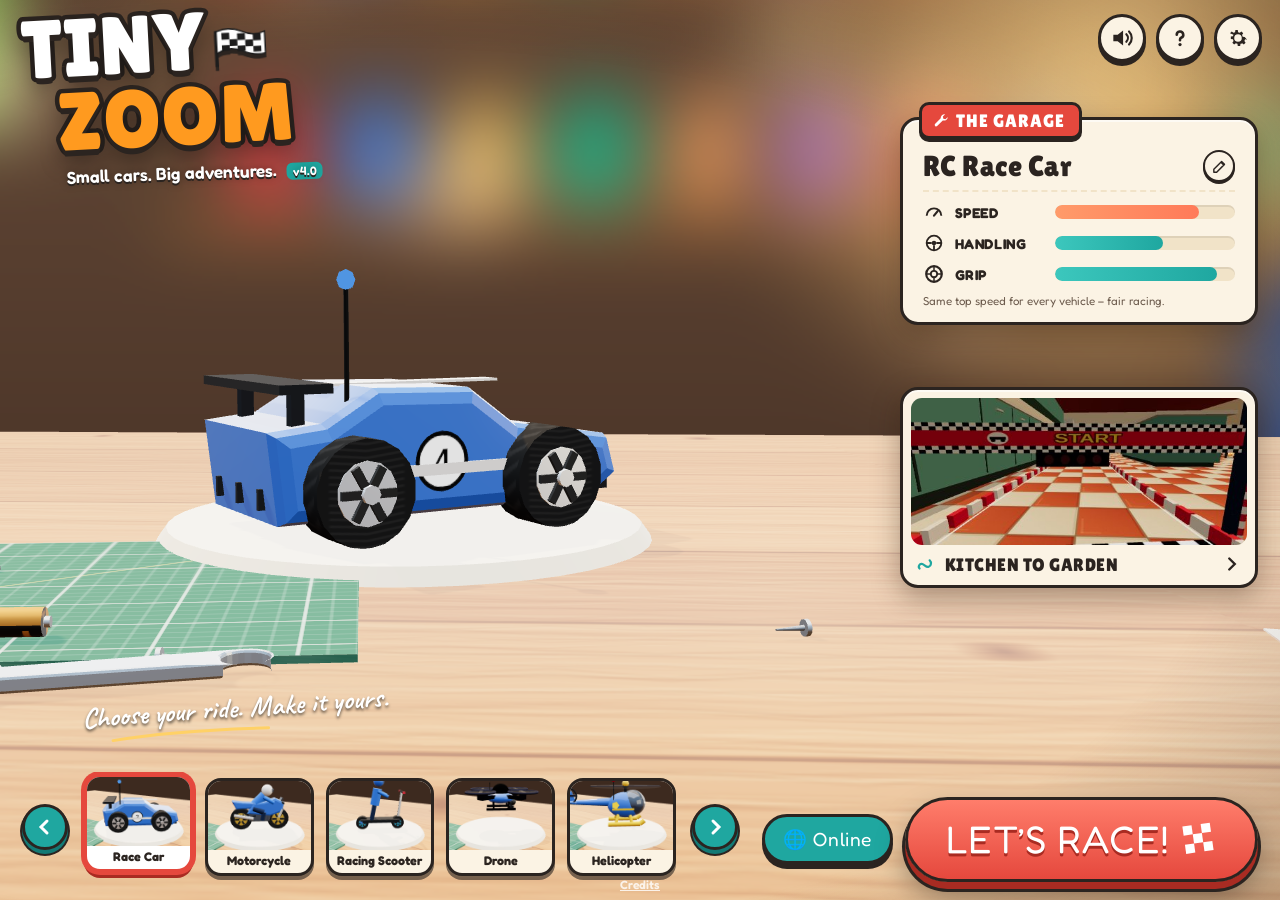
<file: index.html>
<!doctype html>
<html lang="en" dir="ltr">
<head>
<meta charset="utf-8">
<meta name="viewport" content="width=device-width, initial-scale=1, maximum-scale=1, user-scalable=no, viewport-fit=cover">
<meta name="theme-color" content="#1d3557">
<meta name="mobile-web-app-capable" content="yes">
<meta name="apple-mobile-web-app-capable" content="yes">
<meta name="apple-mobile-web-app-status-bar-style" content="black-translucent">
<title>Tiny Zoom v4.0 — Toy Racing</title>
<meta property="og:type" content="website">
<meta property="og:title" content="Tiny Zoom — Toy Racing">
<meta property="og:description" content="Race RC buggies, motorcycles and drones in a toy-sized world. Free in your browser, no login.">
<meta property="og:image" content="https://adikleineiny.github.io/tiny-zoom/icons/og.png">
<meta property="og:image:width" content="1200">
<meta property="og:image:height" content="630">
<meta property="og:url" content="https://adikleineiny.github.io/tiny-zoom/">
<meta name="twitter:card" content="summary_large_image">
<meta name="twitter:title" content="Tiny Zoom — Toy Racing">
<meta name="twitter:image" content="https://adikleineiny.github.io/tiny-zoom/icons/og.png">
<link rel="manifest" href="manifest.webmanifest">
<link rel="icon" href="icon-192.png">
<link rel="apple-touch-icon" href="icon-192.png">
<link rel="stylesheet" href="style.css">
</head>
<body>
<canvas id="c"></canvas>
<div id="speedlines"></div>
<div id="rescueFx"></div>
<div id="touchLayer" class="hidden"></div>

<div id="hud" class="hidden">
  <div id="hudPos" class="panel"><div><span id="posNum">4</span><small id="posTot">/4</small></div><div class="lbl">POSITION</div></div>
  <div id="hudCenter"><div id="hudName">RC Race Car</div><div id="lapTime" class="mono">0:00.00</div><div id="hudTimes"><span>Total <b id="totTime" class="mono">0:00.0</b></span><span>Best <b id="bestTime" class="mono">—</b></span></div></div>
  <div id="hudLap" class="panel"><div id="lapNum">Lap 1/3</div></div>
  <canvas id="minimap" width="150" height="132"></canvas>
  <div id="hudBat" class="panel"><svg class="gauge" viewBox="0 0 100 60" aria-hidden="true"><path d="M10 52 A40 40 0 0 1 90 52" class="gTrack" pathLength="100"/><path id="gaugeArc" d="M10 52 A40 40 0 0 1 90 52" class="gArc" pathLength="100"/></svg><div class="gRead"><span id="spd" class="mono">0</span><small>cm/s</small></div><span id="alt" class="mono"></span></div>
  <div id="toast"></div>
  <div id="warn"></div>
  <button id="btnPause" class="hbtn" aria-label="Pause">⏸</button>
  <button id="btnReset" class="hbtn" aria-label="Reset to track">↺</button>
  <button id="wslot" class="panel wbtn empty" aria-label="Weapon – tap to fire"><div id="wicon"><svg class="boltgear" viewBox="0 0 100 100" aria-hidden="true"><path d="M50 4l7 10 12-4 2 12 12 2-4 12 10 7-10 7 4 12-12 2-2 12-12-4-7 10-7-10-12 4-2-12-12-2 4-12-10-7 10-7-4-12 12-2 2-12 12 4z" fill="#151515"/><circle cx="50" cy="50" r="30" fill="#ff7b00"/><path d="M56 26L36 54h12l-6 22 22-30H52z" fill="#ffd23f" stroke="#151515" stroke-width="3" stroke-linejoin="round"/></svg></div><div id="wname">Grab a crate</div><div id="wtap">TAP TO FIRE</div></button>
  <button id="btnJump" class="abtn jump" aria-label="Jump"><b>⤒</b><span id="lblJump">JUMP</span></button>
  <div id="stickL" class="stick"><div class="lbl" id="lblL">Throttle</div><div class="gimbal"><div class="cross"></div><div class="knob"></div></div></div>
  <div id="stickR" class="stick"><div class="lbl" id="lblR">Steer</div><div class="gimbal"><div class="cross"></div><div class="knob"></div></div></div>
</div>

<div id="countdown"></div>

<div id="menu" class="overlay">
  <div class="title" id="titleUI">
    <div class="logo" aria-label="Tiny Zoom">
      <div class="logoWord"><span class="lw1">TINY</span><svg class="flag" viewBox="0 0 48 36" aria-hidden="true"><path d="M3 3 L3 35" stroke="#1d1d1d" stroke-width="3"/><path d="M4 4 Q16 0 26 5 T46 6 L46 24 Q36 26 26 21 T4 22Z" fill="#fff" stroke="#1d1d1d" stroke-width="2.5"/><g fill="#1d1d1d"><rect x="8" y="5" width="7" height="6"/><rect x="22" y="6" width="7" height="6"/><rect x="36" y="7" width="7" height="6"/><rect x="15" y="11" width="7" height="6"/><rect x="29" y="12" width="7" height="6"/><rect x="8" y="16" width="7" height="5"/><rect x="22" y="17" width="7" height="5"/><rect x="36" y="18" width="7" height="5"/></g></svg></div>
      <div class="logoWord lw2">ZOOM</div>
      <div class="tagline">Small cars. Big adventures. <span class="tag">v4.0</span></div>
    </div>
    <div class="topIcons">
      <button class="iconBtn" id="btnSound" aria-label="Sound on/off" title="Sound"><svg viewBox="0 0 24 24"><path d="M4 9h4l5-4v14l-5-4H4z" fill="currentColor"/><path class="waves" d="M16 8.5a5 5 0 0 1 0 7M18.5 6a8.5 8.5 0 0 1 0 12" stroke="currentColor" stroke-width="2" fill="none" stroke-linecap="round"/><path class="mute" d="M16 9l6 6M22 9l-6 6" stroke="currentColor" stroke-width="2" stroke-linecap="round"/></svg></button>
      <button class="iconBtn" id="btnHelp" aria-label="How to play" title="How to play"><svg viewBox="0 0 24 24"><path d="M9 9a3 3 0 1 1 4 2.8c-.8.4-1 1-1 1.7V14" stroke="currentColor" stroke-width="2.4" fill="none" stroke-linecap="round"/><circle cx="12" cy="18" r="1.5" fill="currentColor"/></svg></button>
      <button class="iconBtn" id="btnSettings" aria-label="Settings" title="Settings"><svg viewBox="0 0 24 24"><path d="M12 8.5a3.5 3.5 0 1 0 0 7 3.5 3.5 0 0 0 0-7zm8.4 5-1.9-.3a6.8 6.8 0 0 1-.6 1.5l1.1 1.6-1.6 1.6-1.6-1.1c-.5.3-1 .5-1.5.6l-.3 1.9h-2.2l-.3-1.9a6.8 6.8 0 0 1-1.5-.6l-1.6 1.1-1.6-1.6 1.1-1.6a6.8 6.8 0 0 1-.6-1.5l-1.9-.3v-2.2l1.9-.3c.1-.5.3-1 .6-1.5L4.6 7.7l1.6-1.6 1.6 1.1c.5-.3 1-.5 1.5-.6l.3-1.9h2.2l.3 1.9c.5.1 1 .3 1.5.6l1.6-1.1 1.6 1.6-1.1 1.6c.3.5.5 1 .6 1.5l1.9.3z" fill="currentColor"/></svg></button>
    </div>
    <section class="garageCard" aria-label="The garage">
      <div class="gTab"><svg viewBox="0 0 24 24" aria-hidden="true"><path d="M21 6.5a5 5 0 0 1-6.6 4.7l-7.6 7.6a2 2 0 0 1-2.8-2.8l7.6-7.6A5 5 0 0 1 17.5 3l-3 3 .6 2.9 2.9.6z" fill="currentColor"/></svg>THE GARAGE</div>
      <div class="gName"><h2 id="carName">RC Race Car</h2><button class="iconBtn sm" id="btnCarInfo" aria-label="About this vehicle"><svg viewBox="0 0 24 24"><path d="M4 20h4L19 9l-4-4L4 16zM14 6l4 4" stroke="currentColor" stroke-width="2" fill="none" stroke-linejoin="round"/></svg></button></div>
      <div class="gNote hidden" id="carNote"></div>
      <div class="gStat"><svg viewBox="0 0 24 24"><path d="M4 16a8 8 0 1 1 16 0" stroke="currentColor" stroke-width="2" fill="none"/><path d="M12 16l4-5" stroke="currentColor" stroke-width="2.4" stroke-linecap="round"/></svg><span>SPEED</span><i class="bar coral" id="stSpeed"><b></b></i></div>
      <div class="gStat"><svg viewBox="0 0 24 24"><circle cx="12" cy="12" r="8" stroke="currentColor" stroke-width="2" fill="none"/><circle cx="12" cy="12" r="2.5" fill="currentColor"/><path d="M4 12h5.5M14.5 12H20M12 14.5V20" stroke="currentColor" stroke-width="2"/></svg><span>HANDLING</span><i class="bar teal" id="stHandling"><b></b></i></div>
      <div class="gStat"><svg viewBox="0 0 24 24"><circle cx="12" cy="12" r="8.5" stroke="currentColor" stroke-width="2.4" fill="none"/><circle cx="12" cy="12" r="3.5" stroke="currentColor" stroke-width="2" fill="none"/><path d="M12 3.5v5M12 15.5v5M3.5 12h5M15.5 12h5" stroke="currentColor" stroke-width="1.6"/></svg><span>GRIP</span><i class="bar teal" id="stGrip"><b></b></i></div>
      <div class="gFoot" id="carFoot">Same top speed for every vehicle – fair racing.</div>
    </section>
    <button class="trackCard2" id="btnTrack" aria-label="Track: Kitchen to Garden">
      <img id="trackImg" alt="" width="320" height="140">
      <span class="tName"><svg viewBox="0 0 24 24" aria-hidden="true"><path d="M5 17c-2-2 0-6 3-5s4 4 7 3 3-5 1-7" stroke="currentColor" stroke-width="2.4" fill="none" stroke-linecap="round"/></svg>KITCHEN TO GARDEN<svg class="chev" viewBox="0 0 24 24"><path d="M9 6l6 6-6 6" stroke="currentColor" stroke-width="2.6" fill="none" stroke-linecap="round"/></svg></span>
    </button>
    <div class="picker">
      <button class="arrow" id="carPrev" aria-label="Previous vehicle"><svg viewBox="0 0 24 24"><path d="M14 6l-6 6 6 6" stroke="currentColor" stroke-width="3" fill="none" stroke-linecap="round"/></svg></button>
      <div class="vehicles" id="vehList"></div>
      <button class="arrow" id="carNext" aria-label="Next vehicle"><svg viewBox="0 0 24 24"><path d="M10 6l6 6-6 6" stroke="currentColor" stroke-width="3" fill="none" stroke-linecap="round"/></svg></button>
    </div>
    <div class="handNote">Choose your ride. Make it yours.<svg viewBox="0 0 160 10" aria-hidden="true"><path d="M2 7 Q60 1 158 5" stroke="#ffd166" stroke-width="3" fill="none" stroke-linecap="round"/></svg></div>
    <div class="ctaRow">
      <button id="btnOnline" class="pill alt">🌐 Online</button>
      <button id="btnStart" class="pill race">LET’S RACE!<svg viewBox="0 0 30 30" aria-hidden="true"><g fill="#fff"><rect x="2" y="2" width="8" height="8"/><rect x="18" y="2" width="8" height="8"/><rect x="10" y="10" width="8" height="8"/><rect x="2" y="18" width="8" height="8"/><rect x="18" y="18" width="8" height="8"/></g></svg></button>
    </div>
    <button id="btnCredits" class="creditsLink">Credits</button>
  </div>
  <div id="settings" class="hidden sheet" role="dialog" aria-label="Settings">
    <h3>Settings</h3>
    <label class="srow">🔊 Sound volume <input type="range" id="setVol" min="0" max="100" step="5"></label>
    <label class="srow">📳 Camera shake <input type="checkbox" id="setShake"></label>
    <label class="srow">💨 Speed zoom (FOV) <input type="checkbox" id="setFov"></label>
    <button class="big alt btnQuality" id="btnQuality">⚙️ Graphics</button>
    <button class="big alt btnControls" id="btnControls">🎮 Controls: One stick</button>
    <button class="big" id="btnSettingsClose">Done</button>
  </div>
  <div id="trackInfo" class="hidden sheet" role="dialog" aria-label="Track">
    <h3>🏁 From the Kitchen to the Garden</h3>
    <ol class="sections">
      <li><b>Kitchen &amp; Table</b> – fast tiles, then between chair legs under a low table</li>
      <li><b>Pet Door → Lawn</b> – squeeze through the flap, kicker ramp on the grass</li>
      <li><b>Sandbox Tunnel</b> – a drain pipe through the sand hill (no flying over!)</li>
      <li><b>Rolling Hills</b> – bumps that throw you into the air</li>
      <li><b>Toy Town</b> – street between houses, garage-roof shortcut, BIG JUMP over the puddle</li>
      <li><b>Gnome Garden</b> – through the doghouse and back inside</li>
    </ol>
    <p class="small">3 laps · 3 rivals · pass under every checkpoint gate.</p>
    <p class="small wtip">🎁 Crates give a random weapon: 💣 Sticky Bomb · 💨 Nitro Turbo · 🔥 Fire Trail · ⚡ Electrify · 🚀 Rocket · 🔴 Ball · 💥 Shockwave · 🌀 EMP Pulse · 👻 Ghost</p>
    <button class="big" id="btnTrackClose">Close</button>
  </div>
  <div id="credits" class="hidden">
    <h3>📜 Credits</h3>
    <p><b>Fonts</b> – Lilita One (Juan Montoreano), Fredoka (The Fredoka Project Authors), Caveat (The Caveat Project Authors) – all <b>SIL Open Font License 1.1</b>, subset. Title-screen props, logo, icons and synthesised sounds are original.</p>
    <p><b>Race car model</b> – “Toy Car” by Guido Odendahl (model) and Eric Chadwick (extensions), Khronos glTF Sample Assets. License: <b>CC0 1.0</b> (public domain). github.com/KhronosGroup/glTF-Sample-Assets/tree/main/Models/ToyCar · Modified: wheels split for animation, simplified, re-textured colours, compressed.</p>
    <p><b>Helicopter model</b> – “Ingenuity Mars Helicopter” 3D model, NASA/JPL-Caltech (science.nasa.gov/resource/mars-ingenuity-helicopter-3d-model). NASA content: <b>public domain</b> (not copyrighted in the U.S.); used without NASA insignia and without implying endorsement. Modified: rotors re-pivoted, colour tint, compressed.</p>
    <p><b>Motorcycle model</b> – “Motorcycle” by animanyarty, Sketchfab (https://sketchfab.com/3d-models/motorcycle-38404e2077ca4b209cd2f1db30541b94). License: <b>CC BY 4.0</b> (creativecommons.org/licenses/by/4.0/). Modified: re-oriented/scaled, wheels split for animation, simplified, textures WebP ≤1K, meshopt-compressed.</p>
    <p><b>Scooter model</b> – “Electric Scooter (Low-poly, game-ready)” by Delandi (delandi), Sketchfab (https://sketchfab.com/3d-models/electric-scooter-low-poly-game-ready-e22bffc784b04a93acc83599fa7a81c0). License: <b>CC BY 4.0</b> (creativecommons.org/licenses/by/4.0/). Modified: re-oriented/scaled, wheels split for animation, textures WebP ≤1K, meshopt-compressed.</p>
    <p><b>Drone model</b> – “Quadcopter drone” by Annelida, Sketchfab (https://sketchfab.com/3d-models/quadcopter-drone-ca8f0f70a1014e77a6777dc248e9bf5a). License: <b>CC BY 4.0</b> (creativecommons.org/licenses/by/4.0/). Modified: re-oriented/scaled, rotors re-pivoted, textures WebP ≤1K, meshopt-compressed.</p>
    <p>Track, house, textures, UI, sounds – original, generated in code for Tiny Zoom.</p>
    <p><b>Software</b> – three.js incl. GLTFLoader, post-processing and meshoptimizer decoder: MIT License, © three.js authors / © Arseny Kapoulkine. Online play: Trystero (MIT, © Dan Motzenbecker), nostr-tools (Unlicense), noble-hashes / noble-curves (MIT, © Paul Miller).</p>
    <button class="big" id="btnCreditsClose">Close</button>
  </div>
  <div id="help" class="hidden">
    <h3>Remote control – two sticks</h3>
    <p><b>🎮 Controls (tap “Controls” to switch):</b> <b>One stick</b> (default) – the left stick is fully analog: push it diagonally to steer and accelerate at the same time; the right stick does the same, so use whichever thumb you like (flyers hold their height automatically; JUMP = hop). <b>Point &amp; go</b> – push the left stick where you want to go and the vehicle turns that way. <b>Classic RC</b> – the original transmitter layout below.</p>
    <p><b>🏎️🏍️🛴 Ground (race car, motorcycle, scooter), Classic RC:</b> Left stick up = throttle, down = brake/reverse. Right stick left/right = steering. Hard steer at speed = drift. <b>JUMP</b> button hops over small obstacles and barriers.</p>
    <p><b>🚁 Drone / Helicopter, Classic RC:</b> Left stick up/down = altitude (center = hold). Right stick: left/right = yaw, up/down = forward/back. The helicopter tilts its rotor first, carries more momentum and hovers less steadily. JUMP = quick hop up.</p>
    <p><b>🎁 Weapons:</b> Drive through a glowing <b>?</b> box – the weapon slot (bottom left, next to the left stick) rolls a random weapon. <b>Tap the slot</b> to fire it (or press F). Hits make racers spin/tumble briefly. A sticky bomb can be passed on by bumping another racer!</p>
    <p><b>🛟 Flight assist:</b> Leave the left stick centred and the drone/helicopter holds a safe height by itself – it follows the hills and ducks under gates, tables and the tunnel. Not steering? The nose gently lines up with the track. Drone and helicopter fly through glowing orange/cyan <b>turbo rings</b> instead – the assist lines you up with them.</p>
    <p><b>🚀 Turbo pads:</b> 15 orange chevron pads along the track – before jumps, ramps and the tunnel, on the straights, and in every slow grass / mud / puddle stretch. Drive over one for a short, strong speed boost. Flyers: a floating <b>turbo ring</b> hangs above every pad – fly through it for the same boost. 💣 Bombs are lobbed <b>behind</b> you. 🌪️ Over grass, mud and puddles flyers meet swirling <b>wind gusts</b> that slow them just like the ground slows cars (pale-blue on the minimap). All vehicles have the same speed: win with RC parts crate prizes and turbo pads!</p>
    <p><b>🌐 Online:</b> tap <b>Online</b> → <b>Create room</b> and tell your friends the code, or type a friend's code and tap <b>Join</b>. Everyone picks a vehicle in the lobby; the host can add AI bots and taps <b>Start race</b>. No login or account. If a player drops out, an AI bot takes over their car (when bots are on) or the car is removed.</p>
    <p><b>⌨️ Keyboard:</b> W/S or ↑/↓ = throttle / forward-back · A/D or ←/→ = steer (combine, e.g. W+A, for diagonals) · Space = jump (ground) / up (flyers) · E up · Shift/Q down · F = fire · R = reset to track · Esc = pause</p>
    <p class="small"><b>Credits:</b> see 📜 Credits in the menu (race car: “Toy Car” CC0 · helicopter: NASA Ingenuity, public domain · motorcycle “Motorcycle” by animanyarty, scooter “Electric Scooter (Low-poly, game-ready)” by Delandi, drone “Quadcopter drone” by Annelida – all CC BY 4.0, Sketchfab · three.js MIT).</p>
    <button class="big" id="btnHelpClose">Got it</button>
  </div>
</div>


<div id="online" class="overlay hidden"><div class="dialog wide" id="onBox">
  <h2>🌐 Online race</h2>
  <div id="onHome">
    <p class="small">Race 2–6 friends with a room code. No login, no account.</p>
    <button class="big" id="btnCreate">Create room</button>
    <div class="joinRow"><input id="joinCode" maxlength="5" autocomplete="off" autocapitalize="characters" spellcheck="false" placeholder="CODE" aria-label="Room code"><button class="big alt" id="btnJoin">Join</button></div>
    <div id="onErr" class="small err"></div>
    <button class="big alt" id="btnOnBack">Back</button>
  </div>
  <div id="onJoining" class="hidden"><p>Looking for room <b id="joiningCode"></b>…</p><button class="big alt" id="btnJoinCancel">Cancel</button></div>
  <div id="onLobby" class="hidden">
    <div class="codeBox">Room code <b id="roomCode">-----</b> <span class="small">share it with your friends</span></div>
    <ul id="lobbyList"></ul>
    <div class="small">Your vehicle:</div>
    <div id="onVeh" class="onVeh"></div>
    <div id="hostOpts" class="small"><label>🤖 AI bots: <select id="botSel"><option value="off">Off – humans only</option><option value="4">Fill to 4 racers</option><option value="6">Fill to 6 racers</option></select></label></div>
    <div id="lobbyMsg" class="small"></div>
    <div class="row"><button class="big" id="btnOnStart">Start race</button><button class="big alt" id="btnLeave">Leave</button></div>
  </div>
</div></div>

<div id="pause" class="overlay hidden"><div class="dialog"><h2>Paused</h2>
  <button class="big" id="btnResume">Resume</button><button class="big alt" id="btnRestart">New race</button><button class="big alt btnQuality" id="btnQuality2">⚙️ Graphics</button><button class="big alt btnControls" id="btnControls2">🎮 Controls: One stick</button><button class="big alt" id="btnMenu">Menu</button></div></div>

<div id="finish" class="overlay hidden"><div class="dialog wide"><h2 id="finTitle">Finish!</h2>
  <table id="results"><thead><tr><th>Place</th><th>Driver</th><th>Vehicle</th><th>Total time</th><th>Best lap</th><th>Laps</th><th>Hits</th></tr></thead><tbody></tbody></table>
  <div id="balance" class="small"></div>
  <div class="row"><button class="big" id="btnAgain">Again!</button><button class="big alt" id="btnMenu2">Menu</button></div></div></div>

<div id="rotate"><div>📱↻</div><div>Rotate your phone to landscape</div></div>

<script>
// v4.0: never a blank screen – explain clearly when 3D (WebGL) can't start
(function(){
  function fail(why){ if (window.__tzBooted || document.getElementById('glErr')) return; var d=document.createElement('div'); d.id='glErr'; d.setAttribute('role','alert');
    d.innerHTML='<div><h2>Oops – the 3D garage won\u2019t start</h2><p>Tiny Zoom needs WebGL (3D graphics) and your browser couldn\u2019t turn it on.</p><p style="opacity:.8;font-size:14px">Try: enable hardware acceleration in your browser settings, update the browser, or open the game in Chrome, Safari or Firefox.</p><p style="opacity:.6;font-size:12px">'+String(why||'').replace(/[<>&]/g,'')+'</p><button onclick="location.reload()">Reload</button></div>';
    document.body.appendChild(d); }
  window.tzFail = fail;
  try { var c=document.createElement('canvas'); if(!(c.getContext('webgl2')||c.getContext('webgl'))) addEventListener('DOMContentLoaded',function(){fail('WebGL is not available.');}); } catch(e){}
  addEventListener('error',function(e){ if(!window.__tzBooted) setTimeout(function(){ if(!window.__tzBooted) fail(e.message||'Loading error'); },1500); });
  addEventListener('load',function(){ setTimeout(function(){ if(!window.__tzBooted) fail('The game took too long to start.'); },25000); });
})();
</script>
<script type="module" src="main.js"></script>
</body>
</html>
</file>
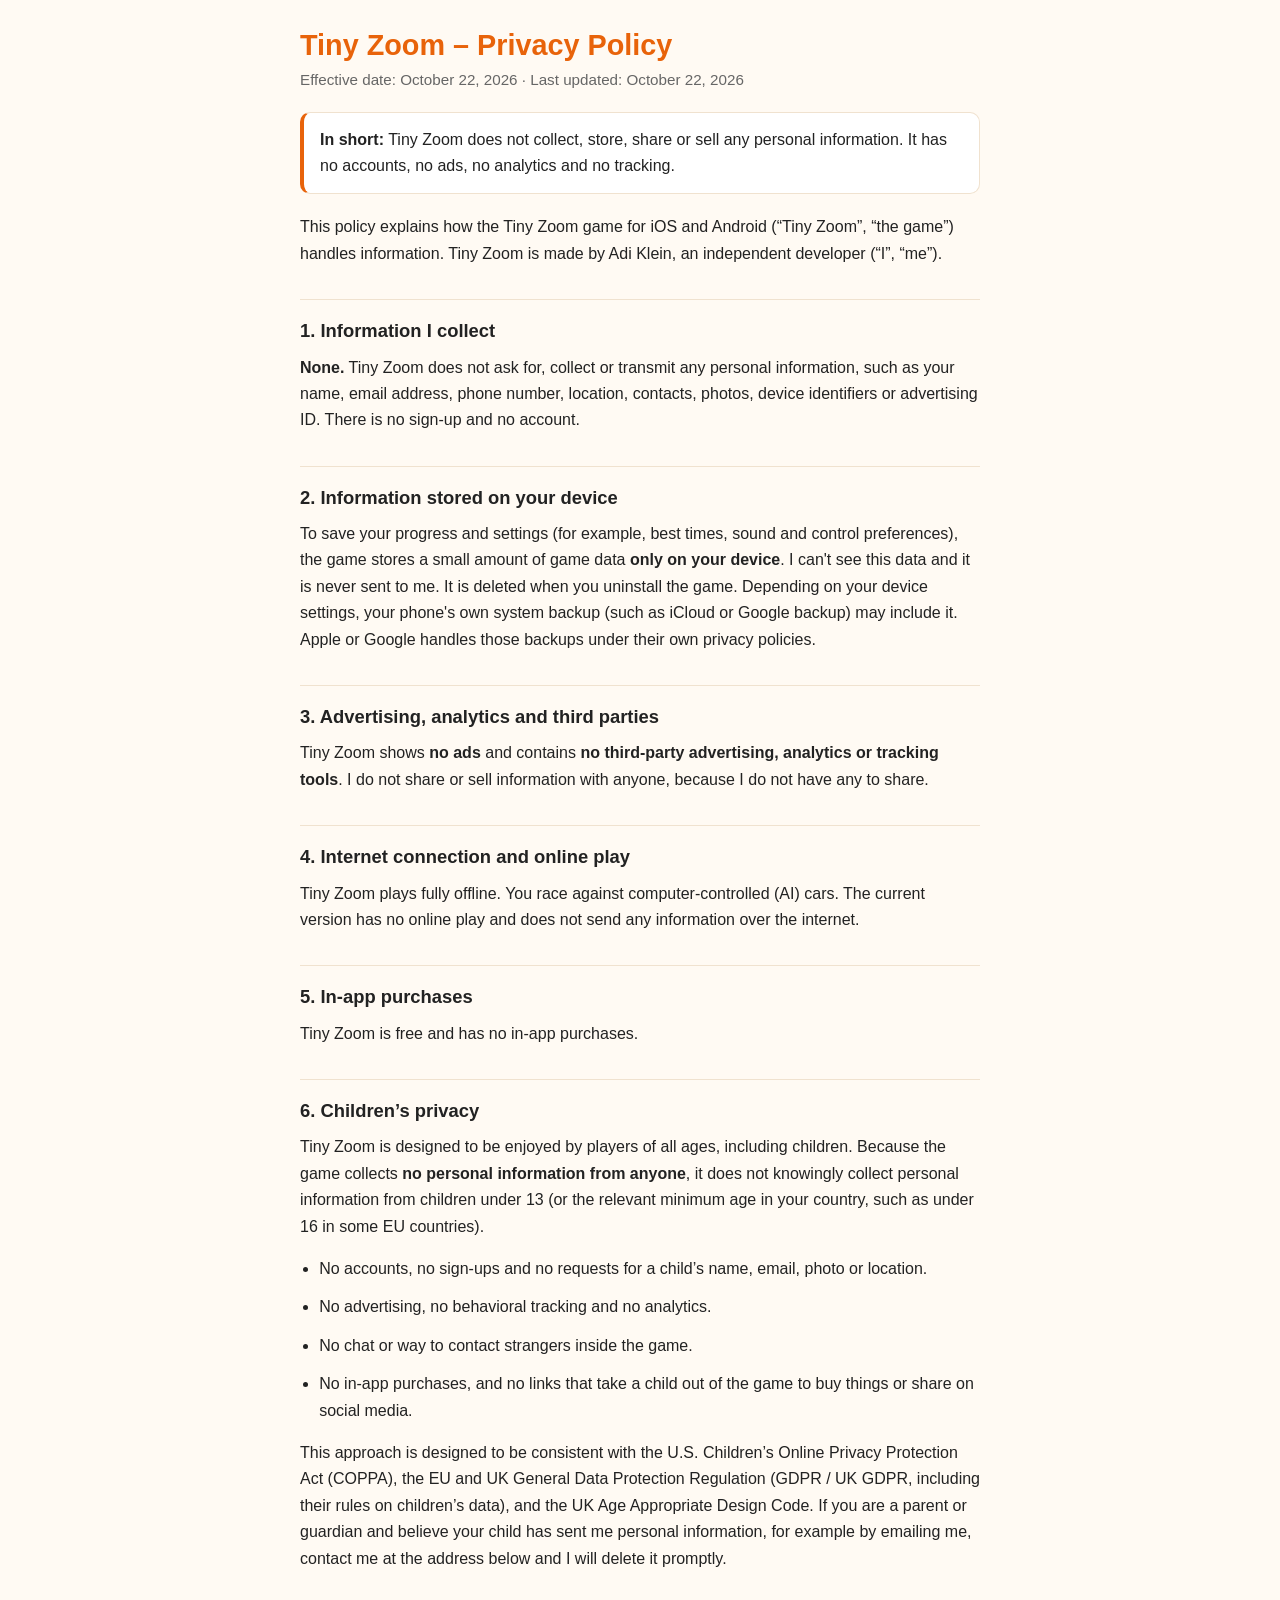
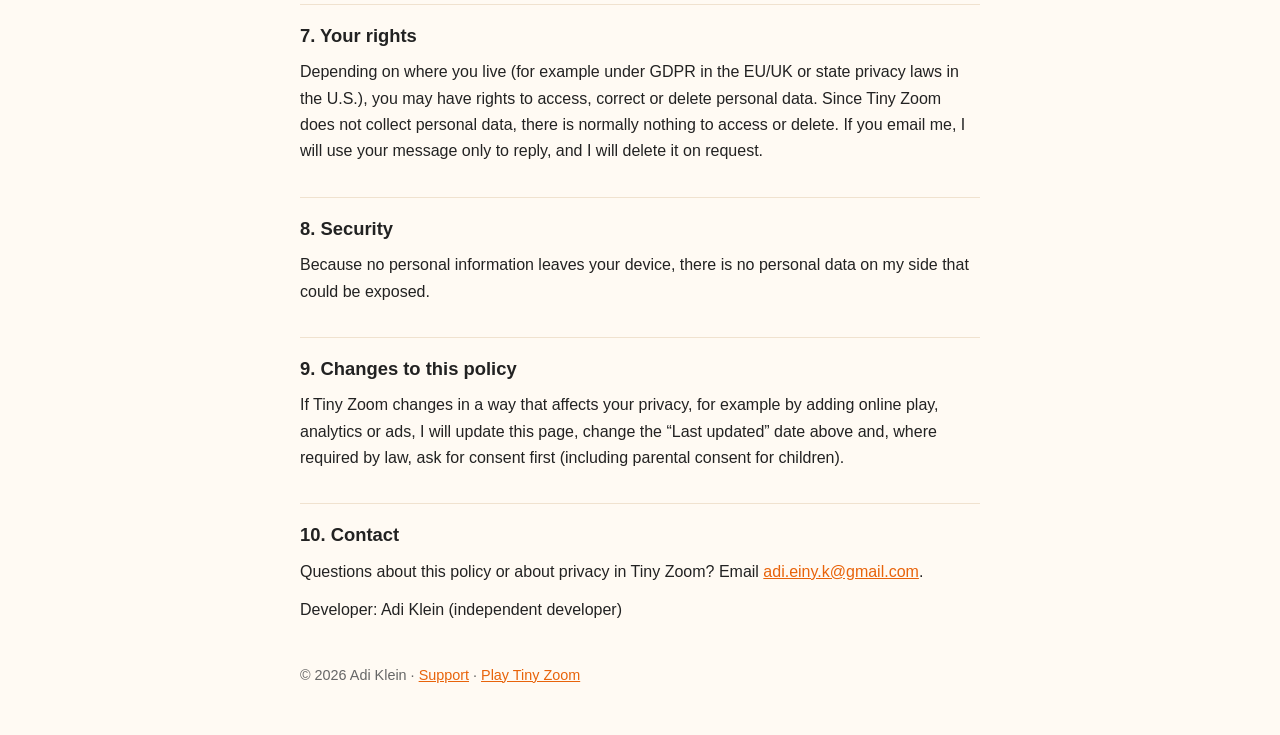
<file: privacy.html>
<!doctype html>
<!-- ================================================================
     PROVISIONAL – RE-CONFIRM BEFORE SUBMISSION (target Nov 17-20, 2026)
     This policy states that Tiny Zoom collects no data. That is
     provisional. The Unity multiplayer and netcode packages are
     installed in the project for a future friends mode. Before you
     publish this page or submit the app, check the FINAL release build:
     no multiplayer, netcode or Unity Gaming Services code runs and no
     network connections are made; Unity Analytics, Cloud Diagnostics
     and crash reporting are off; there is no ads SDK; and
     PrivacyInfo.xcprivacy declares no collected data. If anything
     differs, update sections 1, 3 and 4 below, plus App Store "App
     Privacy" and Google Play "Data safety", before going live.
     ================================================================ -->
<html lang="en">
<head>
<meta charset="utf-8">
<meta name="viewport" content="width=device-width, initial-scale=1">
<title>Tiny Zoom – Privacy Policy</title>
<meta name="description" content="Privacy Policy for Tiny Zoom, a family-friendly RC toy car racing game by Adi Klein. No personal data is collected.">
<style>
  :root{--accent:#e8630a;--ink:#222;--muted:#666;--bg:#fffaf3;--card:#fff;--line:#f0e2cf}
  *{box-sizing:border-box}
  body{margin:0;background:var(--bg);color:var(--ink);font:16px/1.65 -apple-system,BlinkMacSystemFont,"Segoe UI",Roboto,Helvetica,Arial,sans-serif;-webkit-text-size-adjust:100%}
  main{max-width:720px;margin:0 auto;padding:28px 20px 48px}
  h1{color:var(--accent);font-size:1.8rem;line-height:1.2;margin:0 0 4px}
  h2{font-size:1.15rem;margin:32px 0 8px;padding-top:16px;border-top:1px solid var(--line)}
  p,li{margin:0 0 12px}
  ul{padding-left:1.2em}
  a{color:var(--accent)}
  .meta{color:var(--muted);font-size:.95rem;margin-bottom:20px}
  .summary{background:var(--card);border:1px solid var(--line);border-left:4px solid var(--accent);border-radius:10px;padding:14px 16px;margin:20px 0}
  .summary p{margin:0}
  footer{margin-top:40px;color:var(--muted);font-size:.9rem}
</style>
</head>
<body>
<main>

<h1>Tiny Zoom – Privacy Policy</h1>
<p class="meta">Effective date: October 22, 2026 &middot; Last updated: October 22, 2026</p>

<div class="summary">
  <p><strong>In short:</strong> Tiny Zoom does not collect, store, share or sell any personal information. It has no accounts, no ads, no analytics and no tracking.</p>
</div>

<p>This policy explains how the Tiny Zoom game for iOS and Android (“Tiny Zoom”, “the game”) handles information. Tiny Zoom is made by Adi Klein, an independent developer (“I”, “me”).</p>

<h2>1. Information I collect</h2>
<p><strong>None.</strong> Tiny Zoom does not ask for, collect or transmit any personal information, such as your name, email address, phone number, location, contacts, photos, device identifiers or advertising ID. There is no sign-up and no account.</p>

<!-- ============================================================
     UPDATE HERE IF ANALYTICS / CRASH REPORTING IS ADDED
     e.g. Unity Analytics, Firebase, Crashlytics, Sentry.
     Name each provider, list exactly what it collects (device
     model, OS version, crash logs, gameplay events), why, how long
     it is kept, and link to the provider's privacy policy.
     Also update: the summary box above, section 3, the App Store
     "App Privacy" answers and the Google Play "Data safety" form.
     ============================================================ -->

<h2>2. Information stored on your device</h2>
<p>To save your progress and settings (for example, best times, sound and control preferences), the game stores a small amount of game data <strong>only on your device</strong>. I can't see this data and it is never sent to me. It is deleted when you uninstall the game. Depending on your device settings, your phone's own system backup (such as iCloud or Google backup) may include it. Apple or Google handles those backups under their own privacy policies.</p>

<h2>3. Advertising, analytics and third parties</h2>
<p>Tiny Zoom shows <strong>no ads</strong> and contains <strong>no third-party advertising, analytics or tracking tools</strong>. I do not share or sell information with anyone, because I do not have any to share.</p>

<!-- ============================================================
     UPDATE HERE IF ADS ARE ADDED
     Name the ad network(s) (e.g. AdMob, Unity Ads, AppLovin),
     what they collect (advertising ID, IP address, device info),
     whether ads are personalized, how to opt out, and how ads
     are restricted for children (no personalized ads for under-13
     users; certified/family-safe ad networks only). On iOS, add
     App Tracking Transparency wording if any tracking occurs.
     ============================================================ -->

<h2>4. Internet connection and online play</h2>
<p>Tiny Zoom plays fully offline. You race against computer-controlled (AI) cars. The current version has no online play and does not send any information over the internet.</p>

<!-- ============================================================
     UPDATE HERE IF ONLINE PLAY / RACES WITH FRIENDS ARE ADDED
     Describe: how players connect (room codes, peer-to-peer, a
     server, Game Center / Google Play Games), what is shared with
     other players or servers (e.g. IP address needed for the
     connection, display name, car choice, race results), whether
     there is chat (avoid free-text chat for an all-ages game),
     how long any data is kept, and any third-party services used.
     NOTE: the existing web version at adikleineiny.github.io/
     tiny-zoom/ already has an "Online" room mode (peer-to-peer
     via public relays). If this page is also meant to cover the
     web version, add a short paragraph about it here.
     ============================================================ -->

<h2>5. In-app purchases</h2>
<p>Tiny Zoom is free and has no in-app purchases.</p>

<!-- UPDATE HERE IF IN-APP PURCHASES ARE ADDED: payments are handled by Apple / Google;
     the developer never receives payment details. Add parental-gate wording for children. -->

<h2>6. Children’s privacy</h2>
<p>Tiny Zoom is designed to be enjoyed by players of all ages, including children. Because the game collects <strong>no personal information from anyone</strong>, it does not knowingly collect personal information from children under 13 (or the relevant minimum age in your country, such as under 16 in some EU countries).</p>
<ul>
  <li>No accounts, no sign-ups and no requests for a child’s name, email, photo or location.</li>
  <li>No advertising, no behavioral tracking and no analytics.</li>
  <li>No chat or way to contact strangers inside the game.</li>
  <li>No in-app purchases, and no links that take a child out of the game to buy things or share on social media.</li>
</ul>
<p>This approach is designed to be consistent with the U.S. Children’s Online Privacy Protection Act (COPPA), the EU and UK General Data Protection Regulation (GDPR / UK GDPR, including their rules on children’s data), and the UK Age Appropriate Design Code. If you are a parent or guardian and believe your child has sent me personal information, for example by emailing me, contact me at the address below and I will delete it promptly.</p>

<!-- UPDATE HERE IF ANY CHILD-RELATED DATA COLLECTION IS EVER ADDED:
     COPPA requires verifiable parental consent before collecting
     personal information from under-13s; GDPR-K requires parental
     consent below the national age of digital consent (13–16). -->

<h2>7. Your rights</h2>
<p>Depending on where you live (for example under GDPR in the EU/UK or state privacy laws in the U.S.), you may have rights to access, correct or delete personal data. Since Tiny Zoom does not collect personal data, there is normally nothing to access or delete. If you email me, I will use your message only to reply, and I will delete it on request.</p>

<h2>8. Security</h2>
<p>Because no personal information leaves your device, there is no personal data on my side that could be exposed.</p>

<h2>9. Changes to this policy</h2>
<p>If Tiny Zoom changes in a way that affects your privacy, for example by adding online play, analytics or ads, I will update this page, change the “Last updated” date above and, where required by law, ask for consent first (including parental consent for children).</p>

<h2>10. Contact</h2>
<p>Questions about this policy or about privacy in Tiny Zoom? Email <a href="mailto:adi.einy.k@gmail.com">adi.einy.k@gmail.com</a>.</p>
<p>Developer: Adi Klein (independent developer)</p>

<footer>&copy; 2026 Adi Klein &middot; <a href="support.html">Support</a> &middot; <a href="./">Play Tiny Zoom</a></footer>

</main>
</body>
</html>
</file>
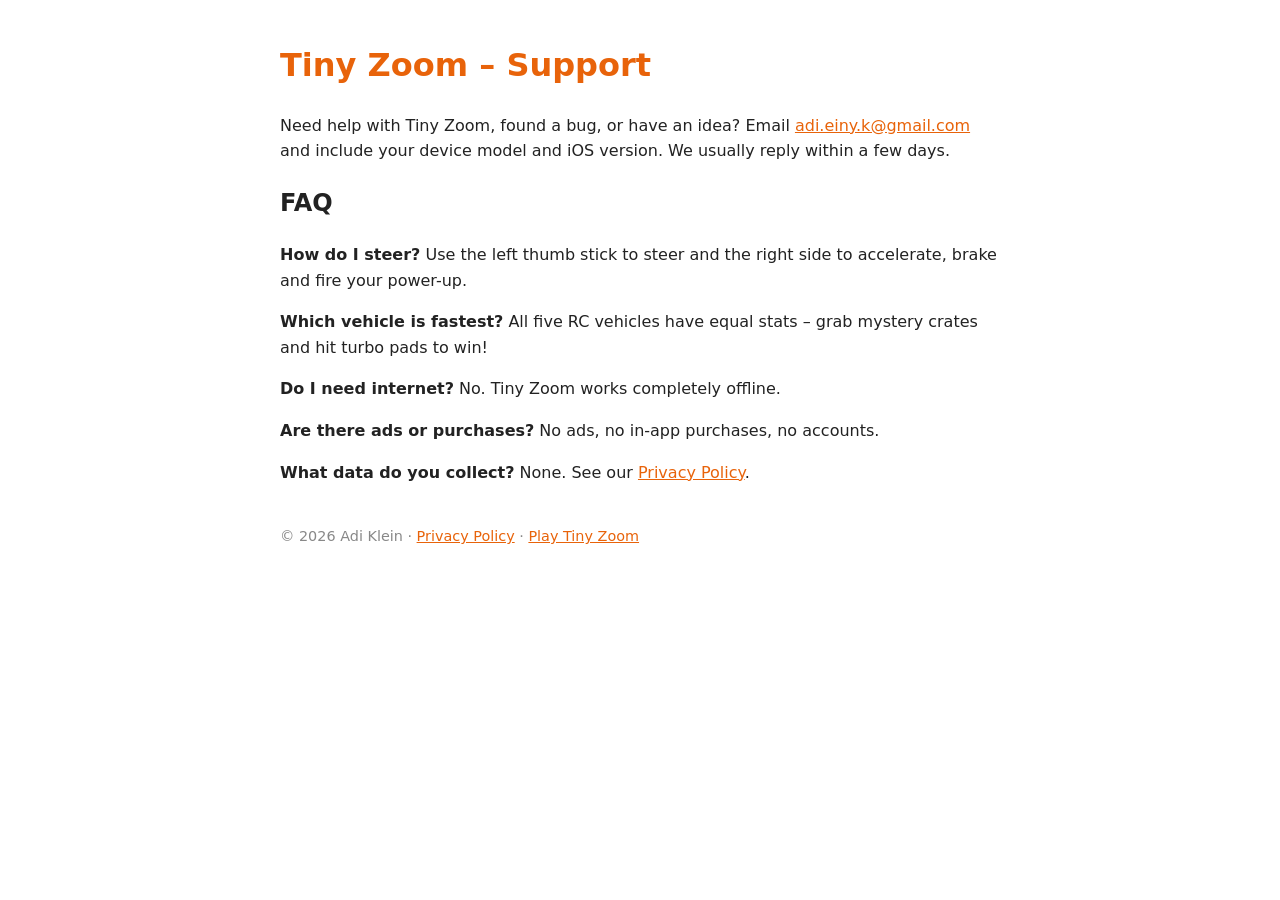
<file: support.html>
<!doctype html><html lang="en"><head><meta charset="utf-8"><meta name="viewport" content="width=device-width,initial-scale=1"><title>Tiny Zoom – Support</title><style>body{font-family:-apple-system,system-ui,sans-serif;max-width:720px;margin:40px auto;padding:0 20px;line-height:1.6;color:#222}h1{color:#e8630a}a{color:#e8630a}footer{margin-top:40px;color:#888;font-size:.9em}</style></head><body>
<h1>Tiny Zoom – Support</h1>
<p>Need help with Tiny Zoom, found a bug, or have an idea? Email <a href="mailto:adi.einy.k@gmail.com">adi.einy.k@gmail.com</a> and include your device model and iOS version. We usually reply within a few days.</p>
<h2>FAQ</h2>
<p><strong>How do I steer?</strong> Use the left thumb stick to steer and the right side to accelerate, brake and fire your power-up.</p>
<p><strong>Which vehicle is fastest?</strong> All five RC vehicles have equal stats – grab mystery crates and hit turbo pads to win!</p>
<p><strong>Do I need internet?</strong> No. Tiny Zoom works completely offline.</p>
<p><strong>Are there ads or purchases?</strong> No ads, no in-app purchases, no accounts.</p>
<p><strong>What data do you collect?</strong> None. See our <a href="privacy.html">Privacy Policy</a>.</p>
<footer>© 2026 Adi Klein · <a href="privacy.html">Privacy Policy</a> · <a href="./">Play Tiny Zoom</a></footer></body></html>
</file>
<file: style.css>
*{box-sizing:border-box;-webkit-tap-highlight-color:transparent}
html,body{margin:0;height:100%;overflow:hidden;background:#111;font-family:"Rubik","Segoe UI",Arial,sans-serif;color:#fff;touch-action:none;user-select:none;-webkit-user-select:none;overscroll-behavior:none;-webkit-touch-callout:none;-webkit-tap-highlight-color:transparent;-webkit-text-size-adjust:100%}
#c{position:fixed;inset:0;width:100vw;height:100vh;display:block}
.hidden{display:none!important}
#touchLayer{position:fixed;inset:0;z-index:5;touch-action:none}
#hud{position:fixed;inset:0;z-index:6;pointer-events:none}
.panel{position:absolute;background:rgba(20,30,50,.62);border:2px solid rgba(255,255,255,.25);border-radius:12px;padding:4px 10px;text-shadow:0 1px 2px #000}
.mono{font-variant-numeric:tabular-nums;direction:ltr;unicode-bidi:embed}
#hudPos{top:max(8px,env(safe-area-inset-top));left:max(10px,env(safe-area-inset-left));text-align:center;line-height:1}
#hudPos .lbl{font-size:11px;opacity:.8}
#posNum{font-size:34px;font-weight:800;color:#ffd23f}
#hudPos small{font-size:16px;opacity:.8}
#hudLap{top:max(8px,env(safe-area-inset-top));left:50%;transform:translateX(-50%);text-align:center}
#lapNum{font-size:13px;opacity:.9}#lapTime{font-size:22px;font-weight:700}
#hudTimes{top:max(8px,env(safe-area-inset-top));right:calc(max(10px,env(safe-area-inset-right)) + 160px);font-size:12px;line-height:1.5}
#hudTimes b{font-size:14px}
#minimap{position:absolute;top:max(8px,env(safe-area-inset-top));right:max(10px,env(safe-area-inset-right));width:150px;height:132px;background:rgba(20,30,50,.5);border-radius:12px;border:2px solid rgba(255,255,255,.25)}
#hudBat{top:calc(max(8px,env(safe-area-inset-top)) + 62px);left:max(10px,env(safe-area-inset-left));display:flex;align-items:center;gap:6px;font-size:13px;direction:ltr}
.batIcon{width:44px;height:16px;border:2px solid #fff;border-radius:3px;position:relative;padding:1px}
.batIcon:after{content:"";position:absolute;right:-6px;top:3px;width:4px;height:6px;background:#fff;border-radius:1px}
#batFill{height:100%;width:100%;background:#52d273;border-radius:1px;transition:width .2s}
#spd{font-weight:700;font-size:15px}
#toast{position:absolute;top:70px;left:50%;transform:translateX(-50%);background:rgba(255,210,63,.92);color:#222;font-weight:700;padding:6px 16px;border-radius:20px;opacity:0;transition:opacity .4s;white-space:nowrap;font-size:15px}
#toast.show{opacity:1}
#warn{position:absolute;top:108px;left:50%;transform:translateX(-50%);color:#ff4d6d;font-weight:800;font-size:18px;text-shadow:0 0 6px #000,0 2px 2px #000;white-space:nowrap}
#warn.ok{color:#4cc9f0}
.hbtn{pointer-events:auto;position:absolute;top:calc(max(8px,env(safe-area-inset-top)) + 142px);width:42px;height:42px;border-radius:50%;border:2px solid rgba(255,255,255,.4);background:rgba(20,30,50,.6);color:#fff;font-size:20px}
#btnPause{right:calc(max(10px,env(safe-area-inset-right)) + 0px)}
#btnReset{right:calc(max(10px,env(safe-area-inset-right)) + 50px)}
.stick{position:absolute;bottom:max(10px,env(safe-area-inset-bottom));width:150px;text-align:center;--kx:0px;--ky:0px}
#stickL{left:max(14px,env(safe-area-inset-left))}
#stickR{right:max(14px,env(safe-area-inset-right))}
.stick .lbl{font-size:12px;background:rgba(0,0,0,.45);display:inline-block;padding:2px 8px;border-radius:8px;margin-bottom:4px}
.gimbal{position:relative;width:118px;height:118px;margin:0 auto;border-radius:22px;background:linear-gradient(145deg,#3a3f47,#1f2328);border:3px solid #6c757d;box-shadow:inset 0 0 12px rgba(0,0,0,.7),0 3px 8px rgba(0,0,0,.5);opacity:.82}
.gimbal:before{content:"";position:absolute;inset:14px;border-radius:50%;border:2px solid rgba(255,255,255,.15);background:radial-gradient(circle,#2b2f35 40%,#15181c)}
.cross{position:absolute;inset:0}
.cross:before,.cross:after{content:"";position:absolute;background:rgba(255,255,255,.12);left:50%;top:18px;bottom:18px;width:2px;transform:translateX(-50%)}
.cross:after{top:50%;left:18px;right:18px;width:auto;height:2px;bottom:auto;transform:translateY(-50%)}
.knob{position:absolute;left:50%;top:50%;width:44px;height:44px;margin:-22px 0 0 -22px;border-radius:50%;background:radial-gradient(circle at 35% 30%,#e9ecef,#868e96 60%,#495057);border:3px solid #212529;box-shadow:0 4px 6px rgba(0,0,0,.6);transform:translate(var(--kx),var(--ky));transition:transform .05s}
.knob:after{content:"";position:absolute;inset:8px;border-radius:50%;background:repeating-conic-gradient(#adb5bd 0 10deg,#6c757d 10deg 20deg);opacity:.6}
#countdown{position:fixed;inset:0;display:flex;align-items:center;justify-content:center;z-index:8;pointer-events:none}
#countdown .cd{font:900 clamp(110px,34vh,190px)/1 'Arial Black',Impact,system-ui,sans-serif;letter-spacing:4px;color:#ff2d2d;-webkit-text-stroke:6px #ffe14d;paint-order:stroke fill;text-shadow:0 8px 0 #8a0f12,0 14px 24px rgba(0,0,0,.6);animation:cdpop .9s cubic-bezier(.2,1.6,.4,1) both;transform-origin:50% 60%}
#countdown .cd.go{color:#ff2d2d;font-size:clamp(130px,42vh,230px);animation:gopop .9s cubic-bezier(.2,1.8,.4,1) both}
#countdown .cd.n3,#countdown .cd.n2,#countdown .cd.n1{color:#fff;-webkit-text-stroke-color:#ff2d2d;text-shadow:0 8px 0 #8a0f12,0 14px 24px rgba(0,0,0,.6)}
@keyframes cdpop{0%{transform:scale(2.4);opacity:0}35%{transform:scale(.92);opacity:1}55%{transform:scale(1.05)}100%{transform:scale(1);opacity:.95}}
@keyframes gopop{0%{transform:scale(.2) rotate(-8deg);opacity:0}40%{transform:scale(1.15) rotate(2deg);opacity:1}70%{transform:scale(1)}100%{transform:scale(1.06);opacity:1}}
.overlay{position:fixed;inset:0;z-index:10;display:flex;align-items:center;justify-content:center;background:linear-gradient(180deg,rgba(13,27,42,.55),rgba(13,27,42,.82));overflow:auto}
.menuBox{width:min(96vw,860px);max-height:100vh;padding:8px 10px}
.menuHead{text-align:center;margin-bottom:6px}
h1{margin:0;font-size:34px;color:#ffd23f;text-shadow:0 3px 0 #e63946,0 6px 10px #000;letter-spacing:1px}
.tag{font-size:12px;background:#e63946;color:#fff;border-radius:6px;padding:1px 6px;vertical-align:middle}
.sub{font-size:13px;opacity:.9}
.menuBody{display:flex;gap:10px;align-items:stretch}
.trackCard,.pick{background:rgba(255,255,255,.1);border:2px solid rgba(255,255,255,.2);border-radius:16px;padding:8px 12px}
.trackCard{flex:1.1;font-size:12.5px}.pick{flex:1}
.cardTitle{font-size:15px;margin-bottom:4px}
.sections{margin:4px 0;padding-inline-start:18px}.sections li{margin:3px 0}
.small{font-size:11.5px;opacity:.85}
.vehicles{display:flex;gap:8px}
.vcard{flex:1;background:rgba(0,0,0,.35);color:#fff;border:3px solid transparent;border-radius:14px;padding:6px;font:inherit;text-align:left;cursor:pointer}
.vcard.sel{border-color:#ffd23f;background:rgba(255,210,63,.18)}
.vicon{font-size:26px;text-align:center}.vname{font-weight:800;text-align:center;font-size:14px;margin-bottom:3px}
.stat{display:flex;align-items:center;gap:4px;font-size:11px;margin:2px 0}.stat span{width:46px}
.stat i{flex:1;height:7px;border-radius:4px;background:linear-gradient(90deg,#ffd23f var(--v),rgba(255,255,255,.15) var(--v))}
.vnote{font-size:10.5px;opacity:.8;margin-top:3px;text-align:center}
button.big{display:block;width:100%;margin-top:8px;padding:10px;font:inherit;font-size:18px;font-weight:800;border:none;border-radius:14px;background:linear-gradient(#ff6b6b,#e63946);color:#fff;box-shadow:0 4px 0 #9d0208;cursor:pointer}
button.big:active{transform:translateY(3px);box-shadow:0 1px 0 #9d0208}
button.big.alt{background:linear-gradient(#4f6d8f,#1d3557);box-shadow:0 4px 0 #0d1b2a}
button.link{background:none;border:none;color:#bde0fe;text-decoration:underline;font:inherit;font-size:13px;margin-top:6px;cursor:pointer;display:block;margin-inline:auto}
#help,#credits{position:absolute;inset:6% 8%;background:#0d1b2a;border:2px solid #ffd23f;border-radius:16px;padding:10px 18px;font-size:13px;overflow:auto;z-index:2}
#help h3,#credits h3{margin:4px 0;color:#ffd23f}
.dialog{background:rgba(13,27,42,.95);border:2px solid #ffd23f;border-radius:18px;padding:12px 22px;min-width:280px;text-align:center;max-height:96vh;overflow:auto}
.dialog.wide{min-width:min(94vw,640px)}
.dialog h2{margin:2px 0 8px;color:#ffd23f}
.row{display:flex;gap:10px}.row button{flex:1}
#results{width:100%;border-collapse:collapse;font-size:13px}
#results th{font-size:11px;opacity:.75;font-weight:600;padding:2px 4px}
#results td{padding:4px;border-top:1px solid rgba(255,255,255,.15)}
#results tr.me td{color:#ffd23f;font-weight:800}
#balance{margin-top:6px}
#rotate{display:none;position:fixed;inset:0;z-index:50;background:#0d1b2a;color:#ffd23f;font-size:22px;font-weight:800;flex-direction:column;align-items:center;justify-content:center;gap:10px}
#rotate div:first-child{font-size:60px}
@media (orientation:portrait) and (pointer:coarse){#rotate{display:flex}}
@media (max-height:420px){h1{font-size:26px}.sub{font-size:11px}.trackCard{font-size:11.5px}button.big{padding:7px;font-size:16px}.vicon{font-size:20px}}

/* v2: weapon slot + action buttons */
/* v3.2: the weapon slot IS the fire button – bottom left, right of the left stick, thumb-sized */
#wslot{pointer-events:auto;top:auto;bottom:calc(max(10px,env(safe-area-inset-bottom)) + 108px);right:calc(max(14px,env(safe-area-inset-right)) + 158px);left:auto;width:96px;height:90px;box-sizing:border-box;
  text-align:center;padding:6px 6px 4px;border-radius:20px;border:3px solid rgba(255,255,255,.45);color:#fff;font:inherit;display:flex;flex-direction:column;align-items:center;justify-content:center;gap:1px;
  box-shadow:0 4px 0 rgba(0,0,0,.45),0 0 10px rgba(0,0,0,.4);transition:transform .08s,box-shadow .15s,background .15s;touch-action:none;cursor:pointer}
#wicon{font-size:38px;line-height:44px;height:44px;filter:drop-shadow(0 2px 2px #000);pointer-events:none}
#wname{font-size:11px;font-weight:700;white-space:nowrap;overflow:hidden;text-overflow:ellipsis;max-width:96px;pointer-events:none}
#wtap{font-size:10px;font-weight:900;letter-spacing:1px;opacity:0;height:12px;pointer-events:none}
#wslot.empty{opacity:.6}#wslot.empty #wicon{color:#bbb}
#wslot.rolling{border-color:#ffd23f;animation:wshake .12s infinite}
#wslot.ready{opacity:1;border-color:#7dff9a;background:radial-gradient(circle at 50% 35%,rgba(82,210,115,.55),rgba(20,60,40,.85));animation:wpulse 1s ease-in-out infinite}
#wslot.ready #wtap{opacity:1;color:#d9ffe2}
#wslot.down{transform:translateY(3px) scale(.93);box-shadow:0 1px 0 rgba(0,0,0,.45),0 0 6px #52d273;animation:none}
@keyframes wpulse{0%,100%{box-shadow:0 4px 0 rgba(0,0,0,.45),0 0 10px 2px rgba(82,210,115,.7);transform:scale(1)}50%{box-shadow:0 4px 0 rgba(0,0,0,.45),0 0 26px 9px rgba(125,255,154,.95);transform:scale(1.06)}}
@keyframes wshake{0%{transform:translateX(-1px)}50%{transform:translateX(1px)}}
.abtn{pointer-events:auto;position:absolute;bottom:calc(max(10px,env(safe-area-inset-bottom)) + 18px);width:76px;height:76px;border-radius:50%;border:3px solid rgba(255,255,255,.75);color:#fff;font:inherit;font-weight:900;display:flex;flex-direction:column;align-items:center;justify-content:center;box-shadow:0 4px 0 rgba(0,0,0,.45),0 0 12px rgba(0,0,0,.4);touch-action:none;padding:0;opacity:.9}
.abtn b{font-size:24px;line-height:26px}.abtn span{font-size:12px;letter-spacing:1px}
.abtn.jump{right:calc(max(14px,env(safe-area-inset-right)) + 168px);background:radial-gradient(circle at 40% 35%,#8ad8ff,#0077b6)}
.abtn.off{filter:grayscale(.85);opacity:.5}
.abtn.down{transform:translateY(3px) scale(.95);box-shadow:0 1px 0 rgba(0,0,0,.45)}
.vehicles{flex-wrap:wrap;gap:5px}
.vcard{flex:1 1 30%;min-width:0;padding:3px 5px;border-width:2px}
.vcard .vicon{font-size:20px}.vcard .vname{font-size:11.5px;margin-bottom:1px}
.vcard .stat{font-size:9.5px;margin:1px 0}.vcard .stat span{width:44px}
.vcard .vnote{font-size:9px;line-height:1.15}
.wtip{margin-top:4px;color:#ffe9a8}
@media (max-height:420px){.vcard .vnote{display:none}.vcard .vicon{font-size:17px}}
#speedlines{position:fixed;inset:-5%;pointer-events:none;z-index:4;opacity:0;transition:opacity .25s;background:repeating-conic-gradient(from 0deg at 50% 55%,rgba(255,255,255,0) 0deg 5deg,rgba(255,255,255,.55) 5deg 5.5deg,rgba(255,255,255,0) 5.5deg 11deg,rgba(160,230,255,.45) 11deg 11.4deg);-webkit-mask:radial-gradient(circle at 50% 55%,transparent 30%,#000 75%);mask:radial-gradient(circle at 50% 55%,transparent 30%,#000 75%)}
#speedlines.on{opacity:.85;animation:slz .12s linear infinite}
@keyframes slz{0%{transform:scale(1) rotate(0deg)}50%{transform:scale(1.05) rotate(1.5deg)}100%{transform:scale(1) rotate(0deg)}}

/* v3.1: iOS touch hardening + rescue fade */
#touchLayer,#hud,#hud *,.abtn,.hbtn,#wslot,canvas{-webkit-touch-callout:none;-webkit-user-select:none;user-select:none;-webkit-tap-highlight-color:transparent;touch-action:none}
.hbtn{touch-action:manipulation}
#rescueFx{position:fixed;inset:0;z-index:7;pointer-events:none;background:radial-gradient(circle at 50% 55%,rgba(255,255,255,0) 20%,rgba(255,255,255,.85) 75%);opacity:0;transition:opacity .25s}
#rescueFx.on{opacity:1}
.vcard .vflav{font-size:9.5px;opacity:.85;margin-top:2px}
/* v3.3: weapon slot sits directly above JUMP (same column, 14px gap); bolt-gear crate icon */
#wicon .boltgear{width:44px;height:44px;display:block;margin:2px auto}
#wname{max-width:88px}

/* v3.5 speedometer: arc gauge + digital readout */
#hudBat{min-width:92px;padding:2px 8px 4px;text-align:center;flex-direction:column;gap:0}
#hudBat .gauge{display:block;width:84px;height:48px;margin:0 auto -18px}
#hudBat .gTrack{fill:none;stroke:rgba(255,255,255,.18);stroke-width:8;stroke-linecap:round}
#hudBat .gArc{fill:none;stroke:#ffd23f;stroke-width:8;stroke-linecap:round;stroke-dasharray:100;stroke-dashoffset:100;transition:stroke-dashoffset .12s linear,stroke .2s}
#hudBat.turbo .gArc{stroke:#4cc9f0;filter:drop-shadow(0 0 4px #4cc9f0)}
#hudBat .gRead{position:relative;line-height:1}
#hudBat #spd{font-size:20px;font-weight:800}
#hudBat small{display:block;font-size:9px;opacity:.75}

/* v3.9 online lobby */
#online{z-index:12}
#online .dialog{max-width:min(94vw,560px)}
.joinRow{display:flex;gap:8px;align-items:stretch;margin-top:8px}
.joinRow input{flex:1;min-width:0;font:inherit;font-size:24px;font-weight:900;letter-spacing:6px;text-align:center;text-transform:uppercase;border-radius:12px;border:2px solid #ffd23f;background:#0d1b2a;color:#fff;padding:6px;margin-top:8px}
.joinRow button.big{width:auto;flex:0 0 38%}
.err{color:#ff8c8c;min-height:1em;margin-top:4px}
.codeBox{font-size:15px;margin:2px 0 6px}.codeBox b{font-size:32px;letter-spacing:6px;color:#ffd23f;margin:0 6px;font-family:ui-monospace,monospace}
#lobbyList{list-style:none;padding:0;margin:4px 0 8px;text-align:left}
#lobbyList li{display:flex;align-items:center;gap:8px;padding:4px 8px;margin:3px 0;background:rgba(255,255,255,.08);border-radius:10px;font-size:14px}
#lobbyList .dot{width:14px;height:14px;border-radius:50%;flex:0 0 14px;border:2px solid #fff}
#lobbyList .nm{font-weight:800;flex:1}#lobbyList .lk{font-size:11px;opacity:.75}
#lobbyList li.me{outline:2px solid #ffd23f}#lobbyList li.bot{opacity:.7}
.onVeh{display:flex;gap:6px;justify-content:center;margin:4px 0}
.onVeh button{font:inherit;font-size:24px;background:rgba(0,0,0,.35);border:2px solid transparent;border-radius:10px;color:#fff;padding:2px 8px;cursor:pointer}
.onVeh button.sel{border-color:#ffd23f;background:rgba(255,210,63,.2)}
#hostOpts select{font:inherit;border-radius:8px;padding:2px 4px}
#btnOnStart:disabled{opacity:.45;filter:grayscale(.6)}

/* ================= v4.0 "Toy Garage" title + HUD ================= */
@font-face{font-family:"Lilita One";src:url(fonts/LilitaOne-Regular.woff) format("woff");font-display:swap}
@font-face{font-family:"Fredoka";src:url(fonts/Fredoka.woff) format("woff");font-weight:300 700;font-display:swap}
@font-face{font-family:"Caveat";src:url(fonts/Caveat.woff) format("woff");font-display:swap}
:root{--tz-cream:#fbf3e4;--tz-cream-2:#f1e3c8;--tz-ink:#2b2420;--tz-ink-soft:#6b5a4c;--tz-red:#e5483d;--tz-red-d:#a92b22;--tz-coral:#ff7a59;--tz-teal:#1fa7a0;--tz-teal-d:#137a75;--tz-sun:#ffd166;--tz-orange:#ff9a1f;
  --tz-r:18px;--tz-shadow:0 10px 28px rgba(43,24,10,.35),0 2px 0 rgba(255,255,255,.6) inset;--tz-display:"Lilita One","Arial Black",system-ui,sans-serif;--tz-body:"Fredoka","Rubik","Segoe UI",Arial,sans-serif;--tz-hand:"Caveat","Comic Sans MS",cursive;
  --tz-ease:cubic-bezier(.2,.9,.25,1.15)}
#menu.overlay{background:radial-gradient(120% 90% at 30% 55%,rgba(0,0,0,0) 55%,rgba(30,14,4,.45));display:block;overflow:hidden;font-family:var(--tz-body)}
.title{position:absolute;inset:0;padding:max(14px,env(safe-area-inset-top)) max(18px,env(safe-area-inset-right)) max(14px,env(safe-area-inset-bottom)) max(18px,env(safe-area-inset-left))}
.title button{font-family:inherit;cursor:pointer}
.logo{position:absolute;top:max(14px,env(safe-area-inset-top));left:max(20px,env(safe-area-inset-left));transform:rotate(-3deg);transform-origin:left top;line-height:.86}
.logoWord{display:flex;align-items:flex-end;gap:8px;font:clamp(40px,6.4vw,84px)/.9 var(--tz-display);letter-spacing:1px;color:#fff;-webkit-text-stroke:clamp(5px,.7vw,9px) var(--tz-ink);paint-order:stroke fill;text-shadow:0 6px 0 var(--tz-ink),0 12px 22px rgba(0,0,0,.35)}
.logoWord.lw2{color:var(--tz-orange);margin-left:clamp(18px,2.4vw,34px)}
.logo .flag{width:clamp(34px,4.2vw,56px);margin-bottom:.12em;filter:drop-shadow(0 4px 0 var(--tz-ink));transform-origin:3px 100%;animation:flagWave 2.6s ease-in-out infinite}
@keyframes flagWave{50%{transform:rotate(-6deg) skewY(-3deg)}}
.tagline{margin:10px 0 0 clamp(26px,3vw,44px);font:600 clamp(13px,1.35vw,19px) var(--tz-body);color:#fff;text-shadow:0 2px 0 var(--tz-ink),0 0 8px rgba(0,0,0,.4);transform:rotate(1deg)}
.tagline .tag{font-family:var(--tz-body);background:var(--tz-teal);margin-left:6px}
.topIcons{position:absolute;top:max(14px,env(safe-area-inset-top));right:max(18px,env(safe-area-inset-right));display:flex;gap:10px}
.iconBtn{width:48px;height:48px;border-radius:50%;border:3px solid var(--tz-ink);background:var(--tz-cream);color:var(--tz-ink);display:grid;place-items:center;padding:0;box-shadow:0 4px 0 var(--tz-ink);transition:transform .15s var(--tz-ease)}
.iconBtn svg{width:26px;height:26px}.iconBtn:hover{transform:translateY(-2px)}.iconBtn:active{transform:translateY(3px);box-shadow:0 1px 0 var(--tz-ink)}
.iconBtn.sm{width:32px;height:32px;border-width:2px;box-shadow:0 2px 0 var(--tz-ink)}.iconBtn.sm svg{width:17px;height:17px}
#btnSound .mute{display:none}#btnSound.off .mute{display:inline}#btnSound.off .waves{display:none}
.garageCard{position:absolute;right:max(22px,env(safe-area-inset-right));top:clamp(84px,13vh,128px);width:clamp(270px,28vw,410px);background:var(--tz-cream);color:var(--tz-ink);border-radius:var(--tz-r);padding:30px 20px 14px;box-shadow:var(--tz-shadow);border:3px solid var(--tz-ink)}
.gTab{position:absolute;top:-18px;left:16px;background:var(--tz-red);color:#fff;font:clamp(15px,1.4vw,20px) var(--tz-display);letter-spacing:1px;padding:5px 14px 5px 10px;border-radius:10px;border:3px solid var(--tz-ink);display:flex;align-items:center;gap:6px;box-shadow:0 3px 0 var(--tz-ink)}
.gTab svg{width:18px;height:18px}
.gName{display:flex;align-items:center;justify-content:space-between;gap:8px;border-bottom:2px dashed var(--tz-cream-2);padding-bottom:8px;margin-bottom:8px}
.gName h2{margin:0;font:clamp(20px,2.3vw,34px)/1.05 var(--tz-display);letter-spacing:.5px;color:var(--tz-ink)}
.gNote{font-size:13px;color:var(--tz-ink-soft);margin:-2px 0 8px}
.gStat{display:grid;grid-template-columns:24px 92px 1fr;align-items:center;gap:8px;margin:9px 0;font:700 clamp(13px,1.1vw,15px) var(--tz-body);letter-spacing:.6px}
.gStat svg{width:22px;height:22px;color:var(--tz-ink)}
.bar{height:14px;border-radius:8px;background:var(--tz-cream-2);box-shadow:inset 0 2px 0 rgba(0,0,0,.08);overflow:hidden;display:block}
.bar b{display:block;height:100%;width:var(--v,50%);border-radius:8px;transition:width .5s var(--tz-ease)}
.bar.coral b{background:linear-gradient(90deg,#ff9b6a,var(--tz-coral))}.bar.teal b{background:linear-gradient(90deg,#3cc7bd,var(--tz-teal))}
.gFoot{font-size:11.5px;color:var(--tz-ink-soft);margin-top:8px}
.trackCard2{position:absolute;right:max(22px,env(safe-area-inset-right));top:calc(clamp(84px,13vh,128px) + clamp(250px,30vh,300px));width:clamp(270px,28vw,410px);padding:8px;background:var(--tz-cream);border:3px solid var(--tz-ink);border-radius:var(--tz-r);box-shadow:var(--tz-shadow);color:var(--tz-ink);text-align:left}
.trackCard2 img{display:block;width:100%;height:auto;aspect-ratio:480/210;object-fit:cover;border-radius:11px;background:#9fc77a}
.tName{display:flex;align-items:center;gap:8px;padding:8px 4px 2px;font:clamp(15px,1.4vw,19px) var(--tz-display);letter-spacing:.5px}
.tName svg{width:22px;height:22px;color:var(--tz-teal)}.tName .chev{margin-left:auto;color:var(--tz-ink);transition:transform .2s}
.trackCard2:hover .chev{transform:translateX(4px)}
.picker{position:absolute;left:max(22px,env(safe-area-inset-left));bottom:max(18px,env(safe-area-inset-bottom));display:flex;align-items:center;gap:12px;max-width:calc(100% - clamp(420px,40vw,600px))}
.arrow{flex:none;width:46px;height:46px;border-radius:50%;border:3px solid var(--tz-ink);background:var(--tz-teal);color:#fff;display:grid;place-items:center;padding:0;box-shadow:0 4px 0 var(--tz-teal-d),0 4px 0 2px var(--tz-ink)}
.arrow svg{width:24px;height:24px}.arrow:active{transform:translateY(3px)}
#menu .vehicles{display:flex;flex-wrap:nowrap;gap:12px;overflow-x:auto;scrollbar-width:none;padding:6px 4px}
#menu .vehicles::-webkit-scrollbar{display:none}
#menu .vcard{flex:none;width:clamp(96px,8.5vw,128px);padding:0;border:3px solid var(--tz-ink);background:var(--tz-cream);border-radius:16px;color:var(--tz-ink);text-align:center;overflow:hidden;box-shadow:0 4px 0 rgba(43,36,32,.6);transition:transform .2s var(--tz-ease),box-shadow .2s}
#menu .vcard:hover{transform:translateY(-3px)}
#menu .vcard.sel{border-color:var(--tz-red);box-shadow:0 0 0 3px var(--tz-red),0 6px 0 var(--tz-red-d);transform:translateY(-4px);background:#fff}
.vthumb{display:grid;place-items:center;aspect-ratio:3/2;background:radial-gradient(circle at 50% 70%,#fff8ea,#efdcb8)}
.vthumb img{width:100%;height:100%;object-fit:cover;display:block}.vthumb .vicon{font-size:32px}
#menu .vcard .vname{display:block;font:700 12.5px var(--tz-body);padding:3px 4px 5px;white-space:nowrap;overflow:hidden;text-overflow:ellipsis;margin:0}
.handNote{position:absolute;left:calc(max(22px,env(safe-area-inset-left)) + 60px);bottom:calc(max(18px,env(safe-area-inset-bottom)) + clamp(124px,11.5vw,160px));font:700 clamp(22px,2.2vw,32px) var(--tz-hand);color:#fff;text-shadow:0 2px 3px rgba(0,0,0,.6);transform:rotate(-4deg)}
.handNote svg{display:block;width:70%;height:10px}
.ctaRow{position:absolute;right:max(22px,env(safe-area-inset-right));bottom:max(18px,env(safe-area-inset-bottom));display:flex;align-items:center;gap:12px}
.pill{border:3px solid var(--tz-ink);border-radius:999px;font:clamp(16px,1.5vw,20px) var(--tz-display);letter-spacing:.6px;padding:10px 18px;color:#fff;background:var(--tz-teal);box-shadow:0 5px 0 var(--tz-ink);transition:transform .15s var(--tz-ease)}
.pill:active{transform:translateY(4px);box-shadow:0 1px 0 var(--tz-ink)}
.pill.race{display:flex;align-items:center;gap:12px;font-size:clamp(24px,3vw,46px);padding:clamp(10px,1.3vw,18px) clamp(22px,3vw,44px);background:linear-gradient(180deg,#ff7d6b,var(--tz-red));box-shadow:0 7px 0 var(--tz-red-d),0 7px 0 3px var(--tz-ink),0 16px 30px rgba(0,0,0,.35);text-shadow:0 3px 0 var(--tz-red-d)}
.pill.race svg{width:.9em;height:.9em;transform:rotate(-8deg)}
@media (prefers-reduced-motion:no-preference){.pill.race{animation:raceGlow 2.4s ease-in-out infinite}}
@keyframes raceGlow{50%{filter:brightness(1.08) drop-shadow(0 0 14px rgba(255,140,110,.75))}}
@keyframes racePulse{0%,100%{transform:scale(1)}50%{transform:scale(1.035)}}
.creditsLink{position:absolute;left:50%;bottom:max(4px,env(safe-area-inset-bottom));transform:translateX(-50%);background:none;border:none;color:rgba(255,255,255,.8);font:600 12px var(--tz-body);text-decoration:underline;padding:4px 8px}
.sheet{position:absolute;inset:auto;left:50%;top:50%;transform:translate(-50%,-50%);width:min(92vw,520px);max-height:92vh;overflow:auto;background:var(--tz-cream);color:var(--tz-ink);border:3px solid var(--tz-ink);border-radius:var(--tz-r);padding:16px 20px;box-shadow:var(--tz-shadow);z-index:3;font-family:var(--tz-body)}
.sheet h3{margin:0 0 8px;font:24px var(--tz-display);color:var(--tz-red)}
.srow{display:flex;align-items:center;justify-content:space-between;gap:12px;padding:8px 0;border-bottom:2px dashed var(--tz-cream-2);font-weight:600}
.srow input[type=range]{width:50%;accent-color:var(--tz-teal)}.srow input[type=checkbox]{width:22px;height:22px;accent-color:var(--tz-teal)}
.sheet button.big{font-family:var(--tz-display);letter-spacing:.5px}
#menu #help,#menu #credits{background:var(--tz-cream);color:var(--tz-ink);border:3px solid var(--tz-ink);z-index:4}
#menu #help h3,#menu #credits h3{color:var(--tz-red);font-family:var(--tz-display)}
#menu #help a,#menu #credits a{color:var(--tz-teal-d)}
:focus-visible{outline:3px solid var(--tz-sun);outline-offset:3px}
/* compact phone landscape (844x390 etc.) */
@media (max-height:500px){
  .logoWord{font-size:clamp(28px,5vw,44px);-webkit-text-stroke-width:5px}.tagline{margin-top:4px;font-size:12px}
  .iconBtn{width:38px;height:38px}.iconBtn svg{width:20px;height:20px}
  .garageCard{top:64px;width:250px;padding:20px 12px 8px}.gTab{top:-15px;font-size:13px}.gName h2{font-size:18px}.gName{padding-bottom:4px;margin-bottom:4px}
  .gStat{margin:3px 0;font-size:11px;grid-template-columns:18px 70px 1fr}.gStat svg{width:18px;height:18px}.gFoot{display:none}
  .trackCard2{top:auto;bottom:calc(max(10px,env(safe-area-inset-bottom)) + 64px);width:250px;padding:5px;display:flex;align-items:center;gap:6px}.trackCard2 img{width:76px;aspect-ratio:4/3}.tName{font-size:13px;padding:0;flex:1}
  .picker{bottom:max(10px,env(safe-area-inset-bottom));gap:6px}.arrow{width:36px;height:36px}#menu .vcard{width:84px}.vthumb .vicon{font-size:22px}#menu .vcard .vname{font-size:11px;padding:1px 3px 3px}
  .handNote{display:none}.ctaRow{bottom:max(10px,env(safe-area-inset-bottom))}.pill{padding:7px 12px;font-size:14px}.pill.race{font-size:22px;padding:8px 18px}
  .creditsLink{left:max(14px,env(safe-area-inset-left));top:104px;bottom:auto;transform:none}
  .picker{max-width:calc(100% - 400px)}#btnOnline{padding:7px 10px}
}
/* portrait phones (390x844): car on top, cards stacked below */
@media (max-aspect-ratio:1/1){
  .garageCard{top:auto;right:16px;left:16px;width:auto;bottom:calc(max(16px,env(safe-area-inset-bottom)) + 236px);padding:24px 14px 10px}
  .gFoot{display:none}
  .trackCard2{top:auto;left:16px;right:16px;width:auto;bottom:calc(max(16px,env(safe-area-inset-bottom)) + 168px);display:flex;align-items:center;gap:8px;padding:5px}.trackCard2 img{width:90px;aspect-ratio:4/3}.tName{padding:0;flex:1;font-size:15px}
  .picker{left:10px;right:10px;max-width:none;bottom:calc(max(16px,env(safe-area-inset-bottom)) + 70px)}#menu .vcard{width:84px}
  .handNote{display:none}.ctaRow{left:16px;right:16px;justify-content:space-between}.pill.race{font-size:24px}
  .creditsLink{bottom:max(2px,env(safe-area-inset-bottom))}
  .logoWord{font-size:44px}.topIcons{top:max(14px,env(safe-area-inset-top))}.iconBtn{width:40px;height:40px}
}
/* ---- v4.0 race HUD (reference layout: position top-left, name+timer top-centre, LAP top-right; centre kept clear) ---- */
#hud{font-family:var(--tz-body)}
#hud .panel{background:rgba(24,18,14,.62);border:2.5px solid rgba(255,255,255,.85);border-radius:16px;box-shadow:0 4px 0 rgba(0,0,0,.35);backdrop-filter:blur(3px)}
#hudPos{padding:4px 14px 6px}
#posNum{font:clamp(40px,5vw,58px)/1 var(--tz-display);color:var(--tz-sun);-webkit-text-stroke:2px var(--tz-ink);paint-order:stroke fill;text-shadow:0 3px 0 var(--tz-ink)}
#hudPos small{font:clamp(20px,2.4vw,28px) var(--tz-display);opacity:1;color:#fff}
#hudPos .lbl{font:700 10.5px var(--tz-body);letter-spacing:2px;opacity:.9;margin-top:1px}
#hudCenter{position:absolute;top:max(6px,env(safe-area-inset-top));left:50%;transform:translateX(-50%);text-align:center;display:flex;flex-direction:column;align-items:center}
#hudName{background:var(--tz-red);border:2.5px solid #fff;border-radius:10px;padding:2px 16px;font:clamp(13px,1.3vw,17px) var(--tz-display);letter-spacing:1px;text-transform:uppercase;box-shadow:0 3px 0 rgba(0,0,0,.35)}
#lapTime{margin-top:3px;font:clamp(22px,2.4vw,30px)/1 var(--tz-display);letter-spacing:1px;color:#fff;-webkit-text-stroke:1.5px var(--tz-ink);paint-order:stroke fill;text-shadow:0 3px 0 var(--tz-ink),0 0 10px rgba(0,0,0,.4)}
#hudTimes{position:static;display:flex;gap:10px;font:600 11px var(--tz-body);margin-top:3px;background:rgba(24,18,14,.5);border-radius:10px;padding:1px 10px;text-shadow:0 1px 2px #000}
#hudTimes b{font-size:12px}
#hudLap{left:auto;transform:none;right:calc(max(10px,env(safe-area-inset-right)) + 160px);padding:6px 14px;text-align:center}
#lapNum{font:clamp(18px,2vw,24px) var(--tz-display);letter-spacing:1px;opacity:1}#lapNum b{font-size:1.45em;color:var(--tz-sun);-webkit-text-stroke:1.5px var(--tz-ink);paint-order:stroke fill}
#minimap{border-radius:16px;border:2.5px solid rgba(255,255,255,.85);background:rgba(24,18,14,.45)}
#hudBat{top:calc(max(8px,env(safe-area-inset-top)) + 92px)}
#toast{top:auto;bottom:calc(max(10px,env(safe-area-inset-bottom)) + 150px);font-family:var(--tz-body);background:rgba(255,209,102,.95);border:2px solid var(--tz-ink)}
#warn{top:auto;bottom:calc(max(10px,env(safe-area-inset-bottom)) + 188px)}
@media (max-height:500px){#posNum{font-size:36px}#hudPos small{font-size:18px}#lapTime{font-size:20px}#hudTimes{display:none}#hudBat{top:calc(max(8px,env(safe-area-inset-top)) + 72px)}#hudLap{padding:3px 10px}#lapNum{font-size:15px}#toast{bottom:auto;top:84px}#warn{bottom:auto;top:116px}}
/* WebGL failure overlay */
#glErr{position:fixed;inset:0;z-index:50;display:grid;place-items:center;background:#2b2420;color:#fbf3e4;font-family:"Fredoka",Arial,sans-serif;text-align:center;padding:24px}
#glErr h2{font:32px "Lilita One",Arial Black,sans-serif;color:#ffd166;margin:0 0 8px}#glErr button{margin-top:14px;font:20px "Lilita One",Arial Black,sans-serif;padding:10px 26px;border-radius:999px;border:3px solid #fbf3e4;background:#e5483d;color:#fff}
/* v4.0.1 phone-landscape title fixes (short heights, notch safe areas) */
#menu .title{height:100dvh;bottom:auto}
@supports not (height:100dvh){#menu .title{height:100%}}
@media (max-height:500px) and (min-aspect-ratio:1/1){
  .title{--sl:max(16px,env(safe-area-inset-left));--sr:max(16px,env(safe-area-inset-right));--sb:calc(max(10px,env(safe-area-inset-bottom)) + clamp(6px,5dvh,24px));--st:max(10px,env(safe-area-inset-top))}
  .logo{top:calc(var(--st) + 6px);left:var(--sl)}
  .logoWord{font-size:clamp(26px,4.6vw,40px)}.tagline{font-size:clamp(11px,1.4vw,13px)}
  .topIcons{top:var(--st);right:var(--sr);gap:8px}
  .iconBtn{width:clamp(36px,9.5vh,40px);height:clamp(36px,9.5vh,40px)}
  .creditsLink{top:calc(var(--st) + 8px);bottom:auto;left:auto;right:calc(var(--sr) + 140px);transform:none;font-size:12px;min-height:32px;text-shadow:0 1px 2px rgba(0,0,0,.7)}
  .garageCard{right:var(--sr);top:calc(var(--st) + clamp(52px,14vh,62px));width:clamp(220px,30vw,260px)}
  .gStat{font-size:12px}.gName h2{font-size:clamp(16px,4.6vh,19px)}
  .trackCard2{right:var(--sr);width:clamp(220px,30vw,260px);bottom:calc(var(--sb) + clamp(54px,15vh,64px))}
  .tName{font-size:clamp(12px,3.4vh,14px)}
  .ctaRow{right:var(--sr);bottom:var(--sb);gap:8px}
  .pill{font-size:14px;padding:7px 12px}.pill.race{font-size:clamp(18px,5.6vh,22px);padding:7px clamp(12px,2vw,18px)}
  .picker{left:var(--sl);bottom:var(--sb);gap:6px;max-width:calc(100% - var(--sl) - var(--sr) - 322px)}
  #menu .vehicles{gap:8px;padding:6px 2px}
  #menu .vcard{width:clamp(70px,18vh,84px)}
}
@media (max-height:380px) and (min-aspect-ratio:1/1){
  .tagline{display:none}
  .gStat{margin:2px 0}.garageCard{padding:18px 10px 6px}
}
</file>
